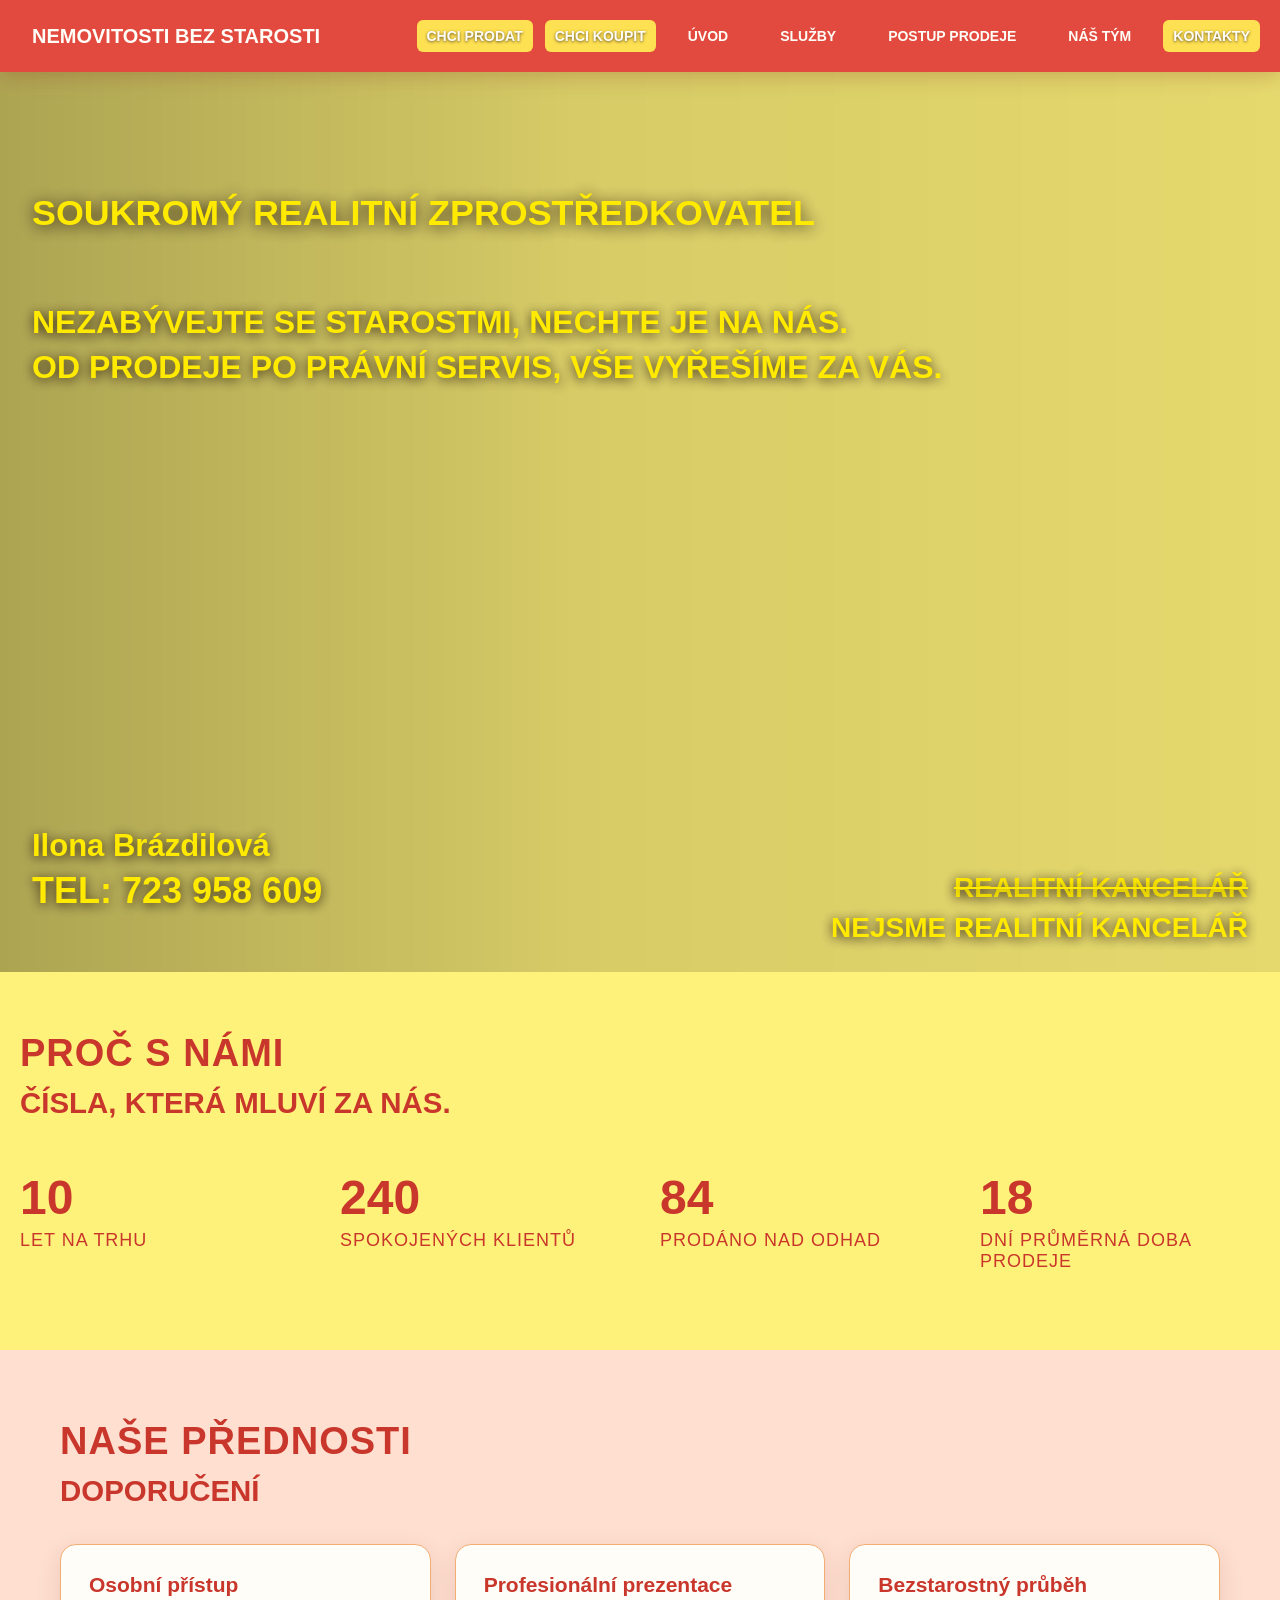
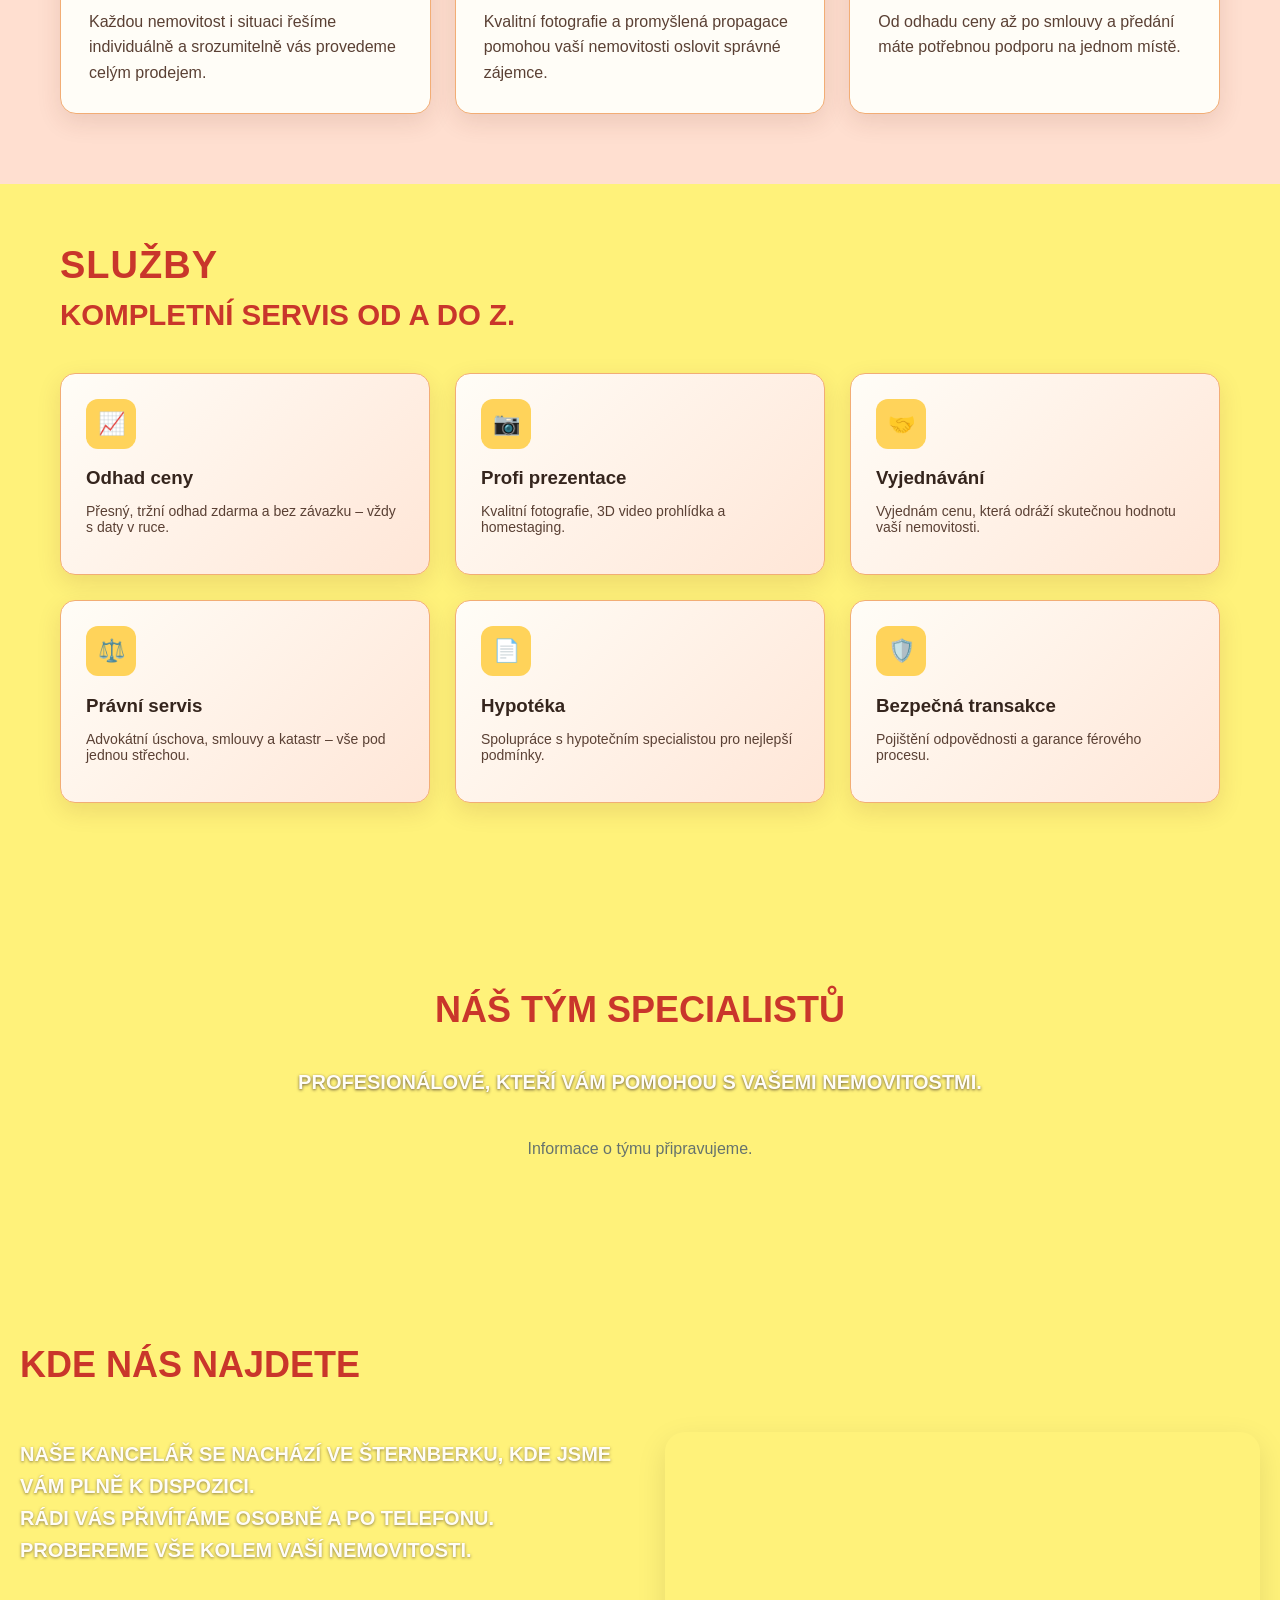
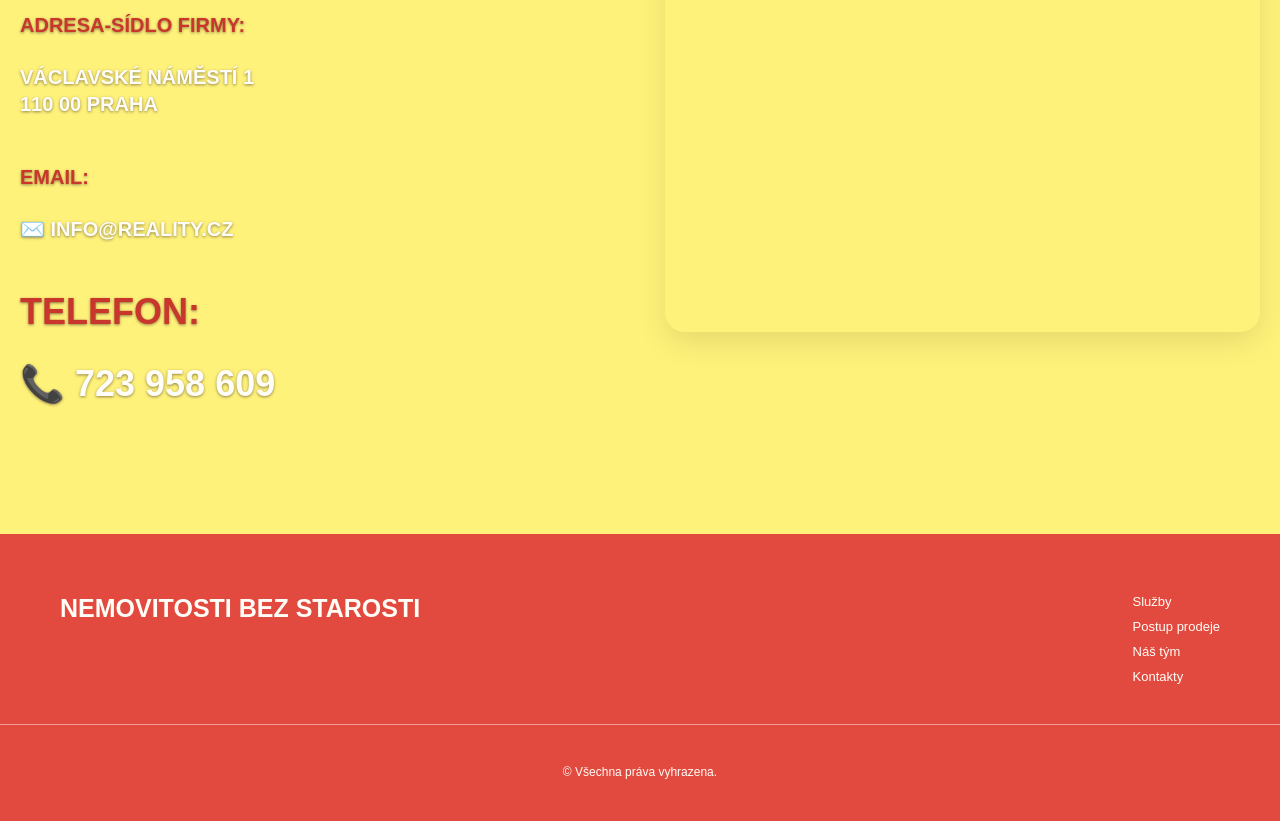
<file: index.html>
<!DOCTYPE html>

<html lang="cs">
<head>
    <meta charset="UTF-8">
    <meta name="viewport" content="width=device-width, initial-scale=1.0">
    <title data-content="page_title">Nemovitosti bez starostí</title>
    <link rel="stylesheet" href="style.css">
    <link rel="stylesheet" href="https://unpkg.com/aos@next/dist/aos.css" />
</head>
<body>


  <script src="https://unpkg.com/aos@next/dist/aos.js"></script>
<script>
  AOS.init({
    once: true,
    duration: 500,
    easing: 'ease-out-cubic',
    offset: 30
  });
</script>





<header class="navbar">
  <div class="nav-inner">
    
    <div class="logo" data-content="brand_name">NEMOVITOSTI BEZ STAROSTI</div>

    <!-- HAMBURGER -->
    <div class="hamburger" id="hamburger">
      <span></span>
      <span></span>
      <span></span>
    </div>

    <nav class="nav-pill" id="nav">
      <a href="index.html#contact" class="btn primary" data-content="nav_sell">CHCI PRODAT</a>
      <a href="index.html#contact" class="btn secondary" data-content="nav_buy">CHCI KOUPIT</a>
      <a href="index.html"><button data-content="nav_home">Úvod</button></a>
      <a href="index.html#services"><button data-content="nav_services">Služby</button></a>
      <a href="postup.html"><button data-content="nav_process">Postup prodeje</button></a>
      <a href="index.html#team"><button data-content="nav_team">Náš tým</button></a>
      <a href="index.html#contact" class="cta" data-content="nav_contact">Kontakty</a>
    </nav>

  </div>
</header>




<section class="hero">
  <div class="hero-slider">
    <div class="slider-track">
      <div class="slide" style="background-image: url('https://i.pinimg.com/originals/32/e1/35/32e135657945054bcdb9b71cbee58be8.jpg');"></div>
      <div class="slide" style="background-image: url('https://www.asb-portal.cz/wp-content/uploads/2019/04/Rekonstrukce-RD-v-Praze-07.jpg');"></div>
      <div class="slide" style="background-image: url('https://www.hrad-sternberk.cz/pamatky/sternberk/pamatky-v-regionu/image-thumb__32342__HeaderImage/2014_10_18_0492.webp');"></div>
      <div class="slide" style="background-image: url('https://www.10wallpaper.com/wallpaper/2560x1600/1507/Igloo_Snow-HD_Photoshoot_Wallpaper_2560x1600.jpg');"></div>
      <div class="slide doghouse-slide" style="background-image: url('https://sobakovod.club/uploads/posts/2022-01/1641928250_8-sobakovod-club-p-sobaki-kartinki-budki-dlya-sobak-8.jpg');">
        <a class="image-credit" href="https://commons.wikimedia.org/wiki/File:Red_wooden_doghouse_in_Tuntorp_1.jpg" target="_blank" rel="noopener noreferrer">Foto: W. Carter / CC BY-SA 4.0</a>
      </div>
    </div>
  </div>

  <div class="hero-bg-pattern" aria-hidden="true"></div>

  <div class="hero-content">
    <h2 data-content="hero_title">SOUKROMÝ REALITNÍ ZPROSTŘEDKOVATEL</h2>

    <p class="subtext">
      <b data-content="hero_subtitle">NEZABÝVEJTE SE STAROSTMI, NECHTE JE NA NÁS.
        OD PRODEJE PO PRÁVNÍ SERVIS, VŠE VYŘEŠÍME ZA VÁS.</b>
    </p>
  </div>

  <div class="hero-mirror">
    <div class="hero-mirror-label">REALITNÍ KANCELÁŘ</div>
    <div class="hero-mirror-subtitle">NEJSME REALITNÍ KANCELÁŘ</div>
  </div>

  
  <div class="hero-identity">
    <h1 data-content="hero_name"><b>Ilona Brázdilová</b></h1>
    <p class="phone" data-content="hero_phone"><b>TEL: 723 958 609</b></p>
  </div>
</section>

<script>
  const heroTrack = document.querySelector('.hero-slider .slider-track');

  if (heroTrack) {
    const slides = Array.from(heroTrack.children);
    const slideCount = slides.length;
    let currentIndex = 0;
    let sliderInterval = null;
    let isTransitioning = false;

    // Clone slides for seamless infinite looping
    slides.forEach(slide => heroTrack.appendChild(slide.cloneNode(true)));

    function showSlide(index, immediate = false) {
      const offset = -index * 100;
      if (immediate) {
        heroTrack.style.transition = 'none';
        heroTrack.style.transform = `translate3d(${offset}vw,0,0)`;
      } else {
        heroTrack.style.transition = 'transform 0.4s cubic-bezier(0.4, 0, 0.2, 1)';
        heroTrack.style.transform = `translate3d(${offset}vw,0,0)`;
      }
    }

    function nextSlide() {
      if (isTransitioning) return;
      isTransitioning = true;
      currentIndex += 1;
      showSlide(currentIndex, false);

      if (currentIndex === slideCount) {
        setTimeout(() => {
          showSlide(0, true);
          currentIndex = 0;
          isTransitioning = false;
        }, 400);
      } else {
        setTimeout(() => {
          isTransitioning = false;
        }, 400);
      }
    }

    function startSlider() {
      if (sliderInterval) return;
      sliderInterval = setInterval(nextSlide, 3500);
    }

    function stopSlider() {
      if (!sliderInterval) return;
      clearInterval(sliderInterval);
      sliderInterval = null;
    }

    // Pause when page hidden
    document.addEventListener('visibilitychange', () => {
      if (document.hidden) stopSlider();
      else startSlider();
    });

    // Pause on hover
    heroTrack.addEventListener('mouseenter', stopSlider);
    heroTrack.addEventListener('mouseleave', startSlider);

    showSlide(0, true);
    setTimeout(startSlider, 2000); // První slide po 2 sekundách
  }
</script>

<section class="stats" data-aos="fade-up" data-aos-duration="1000">
  <div class="container">

    <span class="section-label" data-content="stats_label">Proč s námi</span>

    <h2>
       <span class="highlight" data-content="stats_title">ČÍSLA, KTERÁ MLUVÍ ZA NÁS.</span>
    </h2>

    <div class="stats-grid">


      <div class="stat">
        <h3 class="counter" data-target="12">0</h3>
        <p data-content="stat_years">let na trhu</p>
      </div>

      <div class="stat">
        <h3 class="counter" data-target="280">0</h3>
        <p data-content="stat_clients">spokojených klientů</p>
      </div>

      <div class="stat">
        <h3 class="counter" data-target="98">0</h3>
        <p data-content="stat_above_estimate">prodáno nad odhad</p>
      </div>

      <div class="stat">
        <h3 class="counter" data-target="21">0</h3>
        <p data-content="stat_days">dní průměrná doba prodeje</p>
      </div>
      
    </div>
  </div>
</section>
<section class="recommendations" aria-labelledby="recommendations-title" data-aos="fade-up" data-aos-duration="1000">
  <div class="container">
    <span class="section-label">Naše přednosti</span>
    <h2 id="recommendations-title">DOPORUČENÍ</h2>

    <div class="recommendations-grid">
      <article class="recommendation-card">
        <h3 data-content="recommendation_1_title">Osobní přístup</h3>
        <p data-content="recommendation_1_text">Každou nemovitost i situaci řešíme individuálně a srozumitelně vás provedeme celým prodejem.</p>
      </article>
      <article class="recommendation-card">
        <h3 data-content="recommendation_2_title">Profesionální prezentace</h3>
        <p data-content="recommendation_2_text">Kvalitní fotografie a promyšlená propagace pomohou vaší nemovitosti oslovit správné zájemce.</p>
      </article>
      <article class="recommendation-card">
        <h3 data-content="recommendation_3_title">Bezstarostný průběh</h3>
        <p data-content="recommendation_3_text">Od odhadu ceny až po smlouvy a předání máte potřebnou podporu na jednom místě.</p>
      </article>
    </div>
  </div>
</section>
<script>
const counters = document.querySelectorAll('.counter');

const runCounter = (counter) => {
  const target = +counter.getAttribute('data-target');
  let count = 0;

  const speed = target / 50;

  const update = () => {
    if (count < target) {
      count += speed;
      counter.innerText = Math.floor(count);
      requestAnimationFrame(update);
    } else {
      // finální formát
      if (target === 98) {
        counter.innerText = target + " %";
      } else if (target === 12 || target === 280) {
        counter.innerText = target + "+";
      } else {
        counter.innerText = target;
      }
    }
  };

  update();
};

// Intersection Observer (spustí při scrollu)
const observer = new IntersectionObserver(entries => {
  entries.forEach(entry => {
    if (entry.isIntersecting) {
      const counter = entry.target;
      runCounter(counter);
      observer.unobserve(counter);
    }
  });
}, { threshold: 0.5 });

counters.forEach(counter => {
  observer.observe(counter);
});
</script>




<section class="services" id="services" data-aos="fade-up" data-aos-duration="1000">
  <div class="container">

    <span class="section-label" data-content="services_label">Služby</span>

    <h2>
      <span data-content="services_title">Kompletní servis od A do Z.</span>
    </h2>

    <div class="services-grid">

      <div class="service-card">
        <div class="icon">📈</div>
        <h3 data-content="service_01_title">Odhad ceny</h3>
        <p data-content="service_01_text">Přesný, tržní odhad zdarma a bez závazku – vždy s daty v ruce.</p>
      </div>

      <div class="service-card">
        <div class="icon">📷</div>
        <h3 data-content="service_02_title">Profi prezentace</h3>
        <p data-content="service_02_text">Kvalitní fotografie, 3D video prohlídka a homestaging.</p>
      </div>

      <div class="service-card">
        <div class="icon">🤝</div>
        <h3 data-content="service_03_title">Vyjednávání</h3>
        <p data-content="service_03_text">Vyjednám cenu, která odráží skutečnou hodnotu vaší nemovitosti.</p>
      </div>

      <div class="service-card">
        <div class="icon">⚖️</div>
        <h3 data-content="service_04_title">Právní servis</h3>
        <p data-content="service_04_text">Advokátní úschova, smlouvy a katastr – vše pod jednou střechou.</p>
      </div>

      <div class="service-card">
        <div class="icon">📄</div>
        <h3 data-content="service_05_title">Hypotéka</h3>
        <p data-content="service_05_text">Spolupráce s hypotečním specialistou pro nejlepší podmínky.</p>
      </div>

      <div class="service-card">
        <div class="icon">🛡️</div>
        <h3 data-content="service_06_title">Bezpečná transakce</h3>
        <p data-content="service_06_text">Pojištění odpovědnosti a garance férového procesu.</p>
      </div>

    </div>

  </div>
</section>

<br>
<br>




<section class="team" id ="team" data-aos="fade-up" data-aos-duration="1000">
  <div class="container">

    <h2 class="team-title" data-content="team_title">NÁŠ TÝM SPECIALISTŮ</h2>
    <p class="team-subtitle" data-content="team_subtitle">PROFESIONÁLOVÉ, KTEŘÍ VÁM POMOHOU S VAŠEMI NEMOVITOSTMI.</p>

    <div class="team-grid" id="team-list">
      <p class="team-empty">Informace o týmu připravujeme.</p>
    </div>

  </div>
</section>





<section class="location">
  <div class="container location-wrapper">

    <!-- LEFT -->
    <div class="location-text">
      <h2 data-content="location_title">KDE NÁS NAJDETE</h2>

      <p class="location-intro" data-content="location_intro">
        NAŠE KANCELÁŘ SE NACHÁZÍ VE ŠTERNBERKU, KDE JSME VÁM PLNĚ K DISPOZICI.
        RÁDI VÁS PŘIVÍTÁME OSOBNĚ A PO TELEFONU. PROBEREME VŠE KOLEM VAŠÍ NEMOVITOSTI.
      </p>

      <p>
        <strong data-content="location_address_label">ADRESA-SÍDLO FIRMY:</strong><br>
        <span data-content="location_address">VÁCLAVSKÉ NÁMĚSTÍ 1&#10;110 00 PRAHA</span>
      </p>

      <p>
        <strong data-content="location_email_label">EMAIL:</strong><br>
        <span data-content="location_email">✉️ INFO@REALITY.CZ</span>
      </p>

         <p>
        <strong class="location-phone-label" data-content="location_phone_label">TELEFON:</strong><br>
        <span class="location-phone" data-content="location_phone">📞 723 958 609</span>
      </p>

    </div>

    <!-- RIGHT -->
    <div class="location-map">
      <iframe 
        src="https://maps.google.com/maps?q=vaclavske%20namesti%20praha&t=&z=15&ie=UTF8&iwloc=&output=embed"
        loading="lazy"
        referrerpolicy="no-referrer-when-downgrade">
      </iframe>
    </div>

  </div>
</section>








<footer class="footer" id="contact">

  <div class="container footer-top">

    <!-- LOGO -->
    <div class="footer-logo">
      <span class="blue" data-content="footer_brand"><b><strong>NEMOVITOSTI BEZ STAROSTI</strong></b></span><br>
    </div>

    <!-- MENU -->
    <div class="footer-columns">
      <div class="footer-col">
        <a href="#services" data-content="nav_services">Služby</a>
        <a href="postup.html" data-content="nav_process">Postup prodeje</a>
        <a href="#team" data-content="nav_team">Náš tým</a>
        <a href="#contact" data-content="nav_contact">Kontakty</a>
      </div>
    </div>
  </div>

  <!-- LINE -->
  <div class="footer-divider"></div>

  <!-- BOTTOM -->
  <div class="container footer-bottom">

    <p>© Všechna práva vyhrazena.</p>

  </div>

</footer>


<script>
  // Mobile nav toggle
  (function(){
    const hamburger = document.getElementById('hamburger');
    const nav = document.getElementById('nav');
    if (!hamburger || !nav) return;

    hamburger.addEventListener('click', () => {
      nav.classList.toggle('active');
      hamburger.classList.toggle('open');
      const expanded = nav.classList.contains('active');
      hamburger.setAttribute('aria-expanded', expanded);
    });
  })();
</script>
<script src="google-config.js"></script>
<script src="site-content.js"></script>
</body>
</html>
</file>
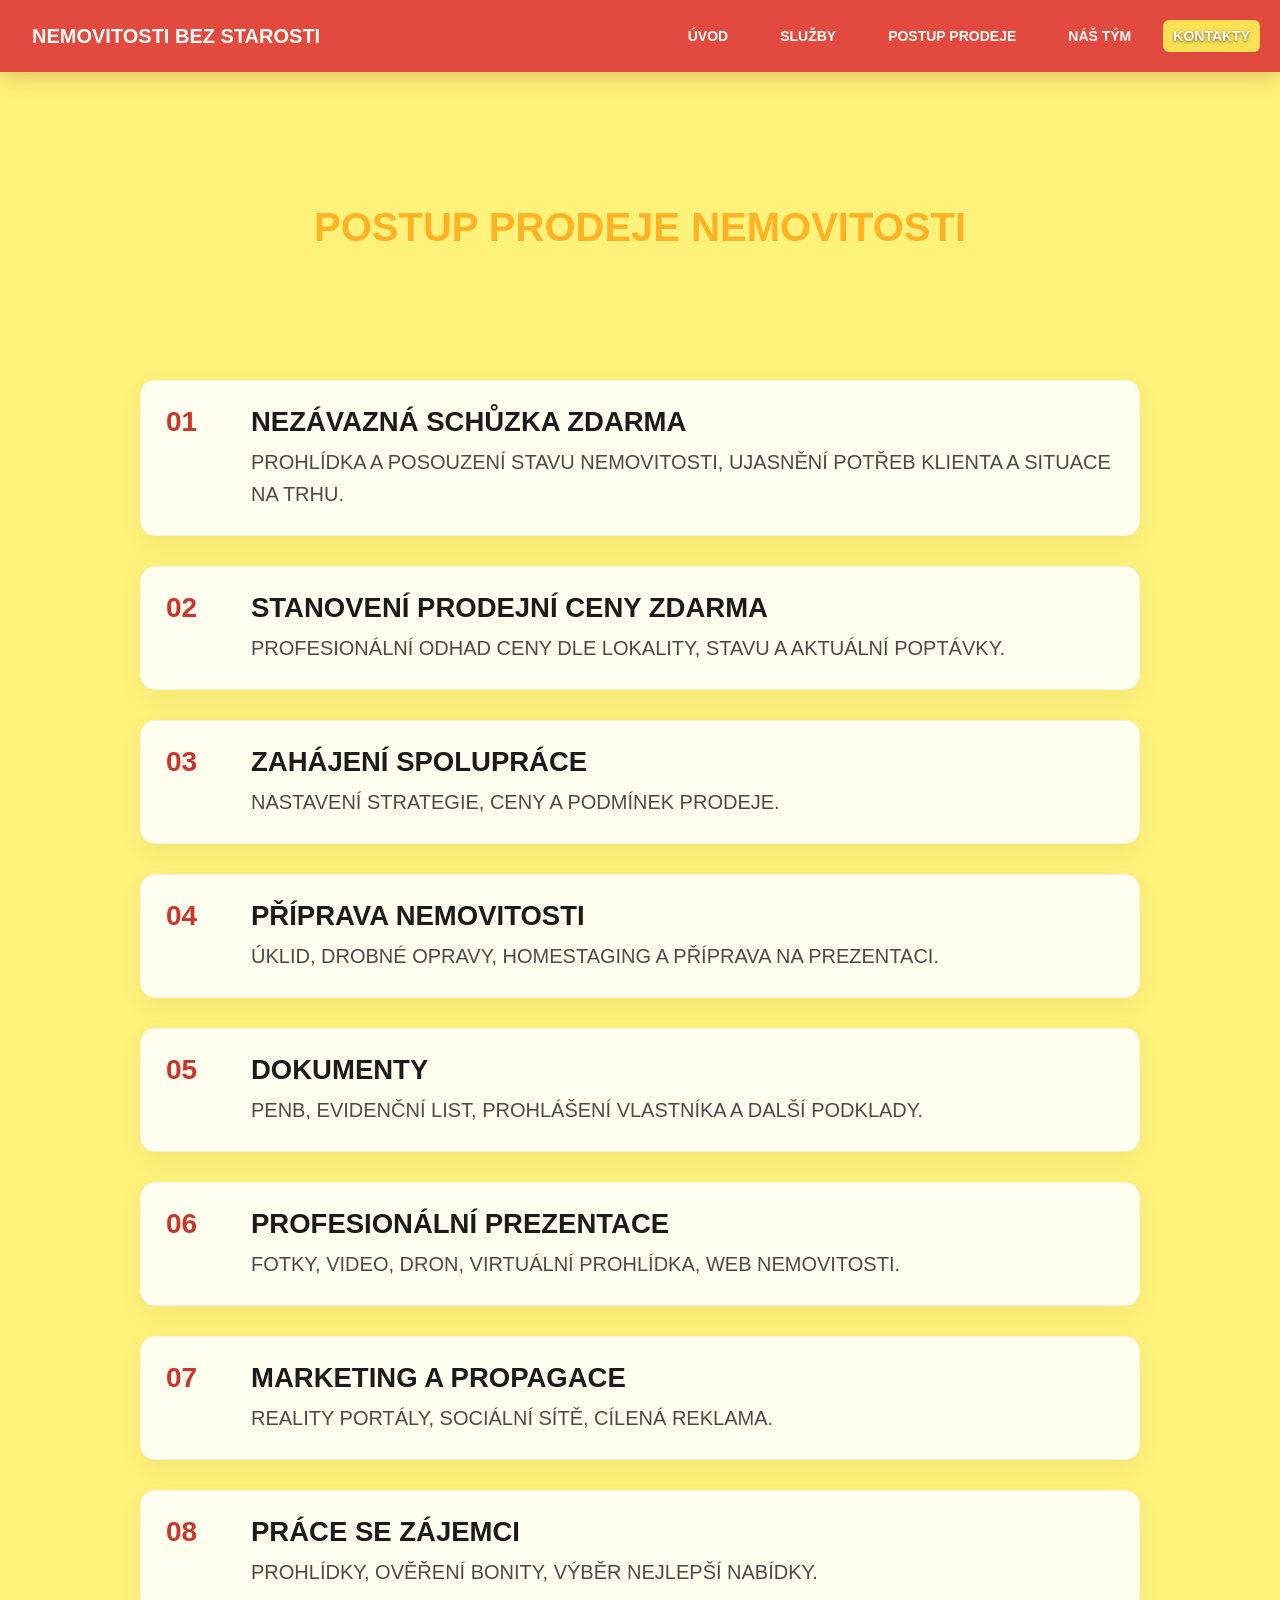
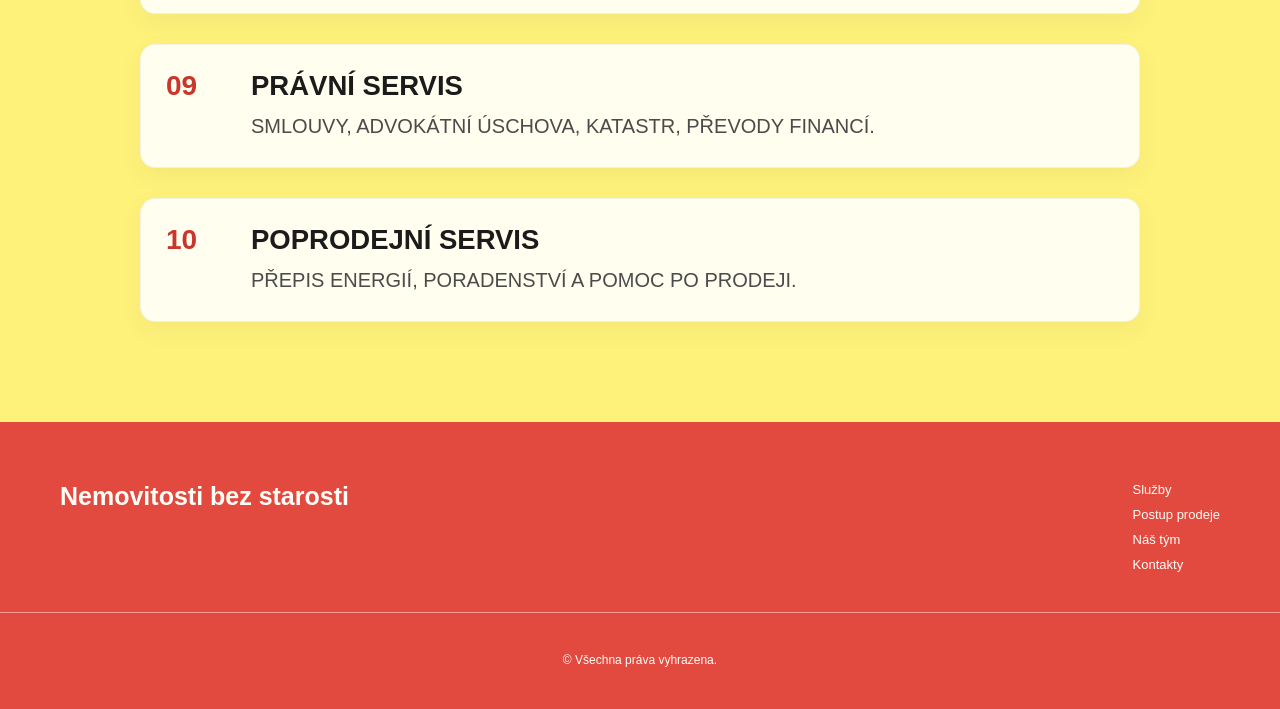
<file: postup.html>
<!DOCTYPE html>

<html lang="cs">
<head>
    <meta charset="UTF-8">
    <meta name="viewport" content="width=device-width, initial-scale=1.0">
    <title data-content="page_title">Nemovitosti bez starostí</title>
    <link rel="stylesheet" href="style.css">
    <link rel="stylesheet" href="https://unpkg.com/aos@next/dist/aos.css" />
</head>
<body>


  <script src="https://unpkg.com/aos@next/dist/aos.js"></script>
<script>
  AOS.init();
</script>




<header class="navbar">
  <div class="nav-inner">
    
    <div class="logo" data-content="brand_name">NEMOVITOSTI BEZ STAROSTI</div>

    <!-- HAMBURGER -->
    <div class="hamburger" id="hamburger">
      <span></span>
      <span></span>
      <span></span>
    </div>

    <nav class="nav-pill" id="nav">
      <a href="index.html"><button data-content="nav_home">Úvod</button></a>
      <a href="index.html#services"><button data-content="nav_services">Služby</button></a>
      <a href="postup.html"><button data-content="nav_process">Postup prodeje</button></a>
      <a href="index.html#team"><button data-content="nav_team">Náš tým</button></a>
      <a href="index.html#contact" class="cta" data-content="nav_contact">Kontakty</a>
    </nav>

  </div>
</header>



<section class="process">
  <div class="container">

    <h2 class="process-title">
      <span data-content="process_title">POSTUP PRODEJE NEMOVITOSTI</span>
    </h2>

    <div class="process-list">

      <div class="process-item">
        <div class="number">01</div>
        <div class="process-content">
          <h3 data-content="process_01_title">Nezávazná schůzka zdarma</h3>
          <p data-content="process_01_text">Prohlídka a posouzení stavu nemovitosti, ujasnění potřeb klienta a situace na trhu.</p>
        </div>
      </div>

      <div class="process-item">
        <div class="number">02</div>
        <div class="process-content">
          <h3 data-content="process_02_title">Stanovení prodejní ceny zdarma</h3>
          <p data-content="process_02_text">Profesionální odhad ceny dle lokality, stavu a aktuální poptávky.</p>
        </div>
      </div>

      <div class="process-item">
        <div class="number">03</div>
        <div class="process-content">
          <h3 data-content="process_03_title">Zahájení spolupráce</h3>
          <p data-content="process_03_text">Nastavení strategie, ceny a podmínek prodeje.</p>
        </div>
      </div>

      <div class="process-item">
        <div class="number">04</div>
        <div class="process-content">
          <h3 data-content="process_04_title">Příprava nemovitosti</h3>
          <p data-content="process_04_text">Úklid, drobné opravy, homestaging a příprava na prezentaci.</p>
        </div>
      </div>

      <div class="process-item">
        <div class="number">05</div>
        <div class="process-content">
          <h3 data-content="process_05_title">Dokumenty</h3>
          <p data-content="process_05_text">PENB, evidenční list, prohlášení vlastníka a další podklady.</p>
        </div>
      </div>

      <div class="process-item">
        <div class="number">06</div>
        <div class="process-content">
          <h3 data-content="process_06_title">Profesionální prezentace</h3>
          <p data-content="process_06_text">Fotky, video, dron, virtuální prohlídka, web nemovitosti.</p>
        </div>
      </div>

      <div class="process-item">
        <div class="number">07</div>
        <div class="process-content">
          <h3 data-content="process_07_title">Marketing a propagace</h3>
          <p data-content="process_07_text">Reality portály, sociální sítě, cílená reklama.</p>
        </div>
      </div>

      <div class="process-item">
        <div class="number">08</div>
        <div class="process-content">
          <h3 data-content="process_08_title">Práce se zájemci</h3>
          <p data-content="process_08_text">Prohlídky, ověření bonity, výběr nejlepší nabídky.</p>
        </div>
      </div>

      <div class="process-item">
        <div class="number">09</div>
        <div class="process-content">
          <h3 data-content="process_09_title">Právní servis</h3>
          <p data-content="process_09_text">Smlouvy, advokátní úschova, katastr, převody financí.</p>
        </div>
      </div>

      <div class="process-item">
        <div class="number">10</div>
        <div class="process-content">
          <h3 data-content="process_10_title">Poprodejní servis</h3>
          <p data-content="process_10_text">Přepis energií, poradenství a pomoc po prodeji.</p>
        </div>
      </div>

    </div>

  </div>
</section>




<footer class="footer" id="contact">

  <div class="container footer-top">

    <!-- LOGO -->
    <div class="footer-logo">
      <span class="blue"><b>Nemovitosti bez starosti</b></span><br>
    </div>

    <!-- MENU -->
    <div class="footer-columns">
      <div class="footer-col">
        <a href="index.html#services" data-content="nav_services">Služby</a>
        <a href="postup.html" data-content="nav_process">Postup prodeje</a>
        <a href="index.html#team" data-content="nav_team">Náš tým</a>
        <a href="index.html#contact" data-content="nav_contact">Kontakty</a>
      </div>
    </div>
  </div>

  <!-- LINE -->
  <div class="footer-divider"></div>

  <!-- BOTTOM -->
  <div class="container footer-bottom">

    <p>© Všechna práva vyhrazena.</p>

  </div>

</footer>

<script src="google-config.js"></script>
<script src="site-content.js"></script>

</body>
</html>
</file>
<file: style.css>
.container {
  width: 100%;
  max-width: 1200px;
  margin: auto;
  padding: 0 20px;
  box-sizing: border-box;
}

@media (max-width: 600px) {
  .container {
    padding: 0 15px;
  }
}

html, body {
  margin: 0;
  padding: 0;
  width: 100%;
  overflow-x: hidden;
}

html {
  scroll-behavior: smooth;
}

body {
  background: linear-gradient(to bottom, #ffedaa, #ffe47a);
  min-height: 100vh;
}

/* NAVBAR */
.navbar {
  position: relative;
  width: 100%;
  z-index: 999;
  padding: 10px 20px;
  box-sizing: border-box;
  background: #ff3b3b;
}

.nav-inner {
  max-width: 1500px;
  margin: auto;
  display: flex;
  justify-content: space-between;
  align-items: center;
}

.logo {
  color: #fff;
  font-weight: bold;
  font-size: 20px;
  margin-left: -25px;
  gap: 30px;
  align-items: center;
}

.nav-pill a {
  text-decoration: none;
  color: #fff;
  font-size: 14px;
  opacity: 1;
  transition: 0.3s;
}

.nav-pill {
  display: flex;
  gap: 12px;
  align-items: center;
}

.nav-pill button {
  text-transform: uppercase;
  color: #fff;
  font-size: 14px;
}

.nav-pill a:hover {
  opacity: 1;
}

.nav-pill .cta {
  background: #FFB224;
  color: white;
  padding: 10px 20px;
  border-radius: 8px;
  font-weight: bold;
  text-transform: uppercase;
} 
 






/* HAMBURGER */
.hamburger {
  display: none;
  flex-direction: column;
  cursor: pointer;
  gap: 5px;
}

.hamburger span {
  width: 25px;
  height: 3px;
  background: white;
  display: block;
  transition: 0.3s;
}

/* MOBILE MENU */
@media (max-width: 768px) {
  .logo {
    font-size: 18px;
    margin-left: -10px;
  }

  .hamburger {
    display: flex;
    z-index: 1000;
  }

  .nav-pill {
    position: fixed;
    top: 40px;
    left: 0;
    right: 0;
    width: 100%;
    background: #e93232;
    flex-direction: column;
    align-items: center;
    padding: 30px 0;
    gap: 20px;
    z-index: 998;

    transform: translateY(-120%);
    transition: 0.4s;
  }

  .nav-pill.active {
    transform: translateY(0);
  }

  .navbar {
    z-index: 1000;
  }

}







.hero {
  position: relative;
  left: 50%;
  right: 50%;
  margin-left: -50vw;
  margin-right: -50vw;
  width: 100vw;
  max-width: 100vw;
  min-height: 100vh;
  overflow: hidden;
  color: white;
  padding: 60px 20px 80px;
  box-sizing: border-box;
  display: flex;
  flex-direction: column;
  justify-content: flex-start;
  contain: layout style;
}

.hero-content {
  position: absolute;
  z-index: 2;
  top: 120px;
  left: 2.5%;
  display: flex;
  flex-direction: column;
  justify-content: flex-start;
  text-align: left;
  max-width: 90%;
}

.hero-slider {
  position: absolute;
  inset: 0;
  z-index: 0;
  overflow: hidden;
  contain: paint;
}

.slider-track {
  display: flex;
  width: max-content;
  height: 100%;
  transform: translate3d(0,0,0);
}

.slide {
  flex: 0 0 100vw;
  width: 100vw;
  height: 100%;
  background-size: cover;
  background-position: center;
  contain: paint;
}

.doghouse-slide {
  position: relative;
  background-size: cover;
  background-position: center;
  background-repeat: no-repeat;
}

.image-credit {
  position: absolute;
  right: 16px;
  bottom: 16px;
  padding: 5px 8px;
  border-radius: 4px;
  background: rgba(255, 255, 255, 0.85);
  color: #333;
  font-size: 11px;
  text-decoration: none;
}


.hero::after {
  content: "";
  position: absolute;
  inset: 0;
  z-index: 1;
  background: linear-gradient(90deg, rgba(0,0,0,0.32) 0%, rgba(0,0,0,0.16) 45%, rgba(0,0,0,0.10) 100%);
  pointer-events: none;
}

.hero-bg-pattern {
  position: absolute;
  inset: 0;
  z-index: 1;
  pointer-events: none;
  background: none;
}

.hero-identity {
  position: absolute;
  left: 2.5%;
  bottom: 60px;
  z-index: 2;
  display: flex;
  flex-direction: column;
  align-items: flex-start;
  text-align: left;
  width: 90%;
}

.hero-identity h1 {
  margin: 0 0 6px;
  font-size: clamp(22px, 3.3vw, 31px);
  font-weight: 700;
  color: #8b8b8b;
  text-shadow: 0 2px 8px rgba(0, 0, 0, 0.45);
  box-sizing: border-box;
  word-break: break-word;
}

.hero h2 {
  font-size: clamp(28px, 3.5vw, 44px);
  margin: 0 0 20px;
  line-height: 1.2;
  color: #ff3b3b;
  font-weight: 800;
  position: relative;
  top: 0;
}

.subtext {
  font-size: clamp(22px, 2.8vw, 32px);
  color: #FFB224;
  margin: 0 0 18px;
  line-height: 1.4;
}

.phone {
  font-size: clamp(28px, 3.5vw, 36px);
  margin: 0;
  color: #FFB224;
  text-align: left;
}

@media (max-width: 768px) {
  .hero {
    min-height: 100vh;
    padding: 100px 20px 100px;
  }

  .hero::after,
  .hero-bg-pattern {
    position: absolute;
  }

  .hero-content {
    top: 100px;
    left: 0;
    right: 0;
    transform: none;
    text-align: center;
    max-width: 90%;
    width: min(90%, 560px);
    margin: 0 auto;
    position: absolute;
  }

  .hero-content h2 {
    font-size: 26px;
    margin: 0 0 12px;
    top: 0;
  }

  .hero-content .subtext {
    font-size: 16px;
    margin: 0;
  }

  .hero-identity {
    left: 0;
    right: 0;
    transform: none;
    text-align: center;
    bottom: 60px;
    align-items: center;
    width: 100%;
    margin: 0 auto;
  }

  .hero-identity h1 {
    font-size: 18px;
    margin: 0 0 4px;
  }

  .hero-identity .phone {
    font-size: 16px;
    margin: 0;
  }
}

@media (max-width: 600px) {
  .hero {
    padding: 100px 15px 120px;
    min-height: 100vh;
  }

  .hero-content {
    top: 80px;
    left: 0;
    right: 0;
    transform: none;
    text-align: center;
    max-width: 100%;
    width: min(100%, 540px);
    margin: 0 auto;
    padding: 0 12px;
    box-sizing: border-box;
    position: absolute;
  }

  .hero-content h2 {
    font-size: 22px;
    margin: 0 0 8px;
    line-height: 1.16;
    top: 0;
    letter-spacing: 0.2px;
  }

  .hero-content .subtext {
    font-size: 14px;
    margin: 0;
    line-height: 1.35;
    max-width: 100%;
  }

  .hero-identity {
    left: 0;
    right: 0;
    transform: none;
    text-align: center;
    bottom: 60px;
    align-items: center;
    width: 90%;
    margin: 0 auto;
    display: flex;
    flex-direction: column;
  }

  .hero-identity h1 {
    font-size: 16px;
    margin: 0 0 3px;
    word-break: break-word;
  }

  .hero-identity .phone {
    font-size: 14px;
    margin: 0;
  }
}

/* BUTTONS */
.hero-buttons {
  display: flex;
  gap: 15px;
  flex-wrap: wrap;
}

.btn {
  padding: 12px 22px;
  border-radius: 3px;
  text-decoration: none;
  font-weight: bold;
  transition: 0.3s;
}

.primary {
  background: #FFB224;
  color: rgb(251, 251, 251);
  border-radius: 30px;
  font-weight: bold;
}

.secondary {
  background: #FFB224;
  color: rgb(252, 252, 252);
  border-radius: 30px;
  font-weight: bold;
}

.outline {
  border: 2px solid #FFB224;
  color: #FFB224;
  font-weight: bold;
}

.btn:hover {
  transform: translateY(-3px);
}

/* RESPONSIVE */
@media (max-width: 768px) {
  .hero-content {
    margin-left: 30px;
    margin-right: 20px;
  }

  .hero h1 {
    font-size: 40px;
  }

  .hero h2 {
    font-size: 26px;
  }
}





/* CONTENT SECTION - prekryti*/
.content {
  background: white;
  border-radius: 20px 20px 0 0;

  margin-top: -100px;   /* 👈 překrytí */
  padding: 80px 20px;

  position: relative;
  z-index: 2;
  box-shadow: 0 -20px 40px rgba(0,0,0,0.1);
}



body {
  margin: 0;
  font-family: Arial, sans-serif;
   margin: 0;
  font-family: Arial, sans-serif;
}



.btn-primary {
    background: #e63946;
    color: white;
    padding: 12px 20px;
    border-radius: 30px;
    text-decoration: none;
    margin-right: 10px;
    display: inline-block;
}




.section {
 padding: 60px 0;
 scroll-margin-top: 120px;
}

section[id] {
  scroll-margin-top: 120px;
}

.light {
background: #f8f9fa;
}

.grid {
display: flex;
gap: 20px;
flex-wrap: wrap;
}

.card {
flex: 1;
min-width: 250px;
padding: 20px;
border: 1px solid #eee;
border-radius: 10px;
}

.btn {
padding: 10px 20px;
text-decoration: none;
border-radius: 5px;
}


.contact form {
display: flex;
flex-direction: column;
gap: 10px;
margin-top: 20px;
}

input, textarea {
padding: 10px;
border: 1px solid #ccc;
border-radius: 5px;
}









.about {
    padding: 80px 0;
    background: #ffffff;
}

.about-wrapper {
    display: flex;
    align-items: center;
    gap: 50px;
    flex-wrap: wrap;
}

/* IMAGE */
.about-image {
    flex: 1;
}

.about-image img {
    width: 100%;
    border-radius: 20px;
}

/* TEXT */
.about-text {
    flex: 1;
}


.section-label {
    text-transform: uppercase;
    font-size: 32px;
    letter-spacing: 1px;
    color: #ff3b3b;
    font-weight: bold;
}

@media (max-width: 600px) {
    .section-label {
        font-size: 20px;
    }
}

.about h2 {
    font-size: 36px;
    margin: 15px 0;
    line-height: 1.3;
}

.highlight {
    color: #FFB224;
}

.highlight-text {
    color: #cb3737;
}

.about p {
    color: #555;
    margin-bottom: 15px;
}


/* From Uiverse.io by biswacpcode */ 
button {
  color: white;
  text-decoration: none;
  font-size: 25px;
  border: none;
  background: none;
  font-weight: 600;
  font-family: 'Poppins', sans-serif;
}

button::before {
  margin-left: auto;
}

button::after, button::before {
  content: '';
  width: 0%;
  height: 2px;
  background: #ff3b3b;
  display: block;
  transition: 0.5s;
}

button:hover::after, button:hover::before {
  width: 100%;
}











.services {
    padding: 60px 0;
    background: transparent;
}

.services h2 {
    font-size: 36px;
    margin: 10px 0 40px;
    color: #fff;
    text-transform: uppercase;
}

.services-grid {
    display: grid;
    grid-template-columns: repeat(3, 1fr);
    gap: 25px;
}

/* CARD */
.service-card {
    background: white;
    padding: 25px;
    border-radius: 15px;
    border: 1px solid #eee;
    transition: 0.3s;
    background: linear-gradient(135deg, #fffaf8, #fff0eb);
    box-shadow: 0 4px 15px rgba(0,0,0,0.1);
}

.service-card:hover {
    transform: translateY(-5px);
    box-shadow: 0 10px 30px rgba(0,0,0,0.08);
}

/* ICON */
.icon {
    width: 50px;
    height: 50px;
    background: #ffd9d4;
    display: flex;
    align-items: center;
    justify-content: center;
    border-radius: 12px;
    font-size: 22px;
    margin-bottom: 15px;
}

/* TEXT */
.service-card h3 {
    margin-bottom: 10px;
}

.service-card p {
    color: #555;
    font-size: 14px;
}

/* RESPONSIVE */
@media (max-width: 900px) {
    .services-grid {
        grid-template-columns: repeat(2, 1fr);
    }

    .services h2 {
        font-size: 28px;
    }
}

@media (max-width: 600px) {
    .services-grid {
        grid-template-columns: 1fr;
    }

    .services {
        padding: 40px 0;
    }

    .services h2 {
        font-size: 22px;
        margin: 10px 0 20px;
    }

    .service-card {
        padding: 15px;
    }

    .icon {
        width: 40px;
        height: 40px;
        font-size: 18px;
    }
}







.stats {
    padding: 60px 0;
    background: #fff;
    position: relative;
    width: 100%;
    z-index: 3;
}

/* jemný "pattern" efekt (tečky) */
.stats::before {
    content: "";
    position: absolute;
    inset: 0;
    background-image: radial-gradient(transparent 1px, transparent 1px);
    background-size: 20px 20px;
    opacity: 0.4;
    pointer-events: none;
}

.stats .container {
    position: relative;
    z-index: 1;
    max-width: 1500px;
    margin: 0 auto;
    padding: 0 20px;
}

.stats h2 {
    font-size: 36px;
    margin: 10px 0 50px;
    color: #ff3b3b;
    text-transform: uppercase;
}

/* GRID */
.stats-grid {
    display: grid;
    grid-template-columns: repeat(4, 1fr);
    gap: 40px;
}

.recommendations {
    padding: 70px 0;
    background: #fff7f5;
}

.recommendations .section-label {
    color: #ff3b3b;
}

.recommendations h2 {
    margin: 10px 0 35px;
    color: #333;
    font-size: 36px;
    text-transform: uppercase;
}

.recommendations-grid {
    display: grid;
    grid-template-columns: repeat(3, 1fr);
    gap: 24px;
}

.recommendation-card {
    padding: 28px;
    border: 1px solid #ffe0da;
    border-radius: 16px;
    background: #fff;
    box-shadow: 0 8px 24px rgba(120, 40, 30, 0.07);
}

.recommendation-card h3 {
    margin: 0 0 12px;
    color: #ff3b3b;
    font-size: 21px;
}

.recommendation-card p {
    margin: 0;
    color: #4b4b4b;
    line-height: 1.6;
}

/* ITEM */
.stat {
    text-align: left;
}

.stat h3 {
    font-size: 48px;
    margin: 0;
    color: #000;
}

.stat p {
    margin-top: 5px;
    font-size: 18px;
    color: #FFB224;
    text-transform: uppercase;
    letter-spacing: 1px;
}

/* RESPONSIVE */
@media (max-width: 900px) {
    .stats-grid {
        grid-template-columns: repeat(2, 1fr);
    }

    .recommendations-grid {
        grid-template-columns: repeat(2, 1fr);
    }
}

@media (max-width: 500px) {
    .hero {
        padding: 100px 12px 100px;
    }

    .hero-content {
        top: 70px;
        left: 42.5%;
        transform: translateX(-50%);
        text-align: center;
        max-width: 95%;
        width: 95%;
        position: absolute;
    }

    .hero-content h2 {
        font-size: 22px;
        margin: 0 0 8px;
        line-height: 1.1;
        word-wrap: break-word;
    }

    .hero-content .subtext {
        font-size: 16px;
        margin: 0;
        line-height: 1.2;
    }

    .hero-identity {
        left: 50%;
        transform: translateX(-50%);
        text-align: center;
        bottom: 50px;
        align-items: center;
        width: 90%;
        display: flex;
        flex-direction: column;
        position: absolute;
    }

    .hero-identity h1 {
        font-size: 15px;
        margin: 0 0 3px;
        word-break: break-word;
    }

    .hero-identity .phone {
        font-size: 13px;
        margin: 0;
    }

    .stats {
        padding: 60px 0;
    }

    .stats-grid {
        grid-template-columns: 1fr;
    }

    .recommendations {
        padding: 50px 0;
    }

    .recommendations h2 {
        font-size: 24px;
        margin-bottom: 24px;
    }

    .recommendations-grid {
        grid-template-columns: 1fr;
        gap: 16px;
    }

    .stat h3 {
        font-size: 36px;
    }

    .stats h2 {
        font-size: 24px;
        margin: 0 0 30px;
    }

    .stat {
        text-align: center;
    }

    .stat p {
        font-size: 14px;
    }
}


.blue {
  color: #ff3b3b;
  font-weight: bold;
  font-size: 25px;
}



.footer {
  background: #ffffff;
  color: #222;
  padding: 60px 0 30px;
}

/* TOP */
.footer-top {
  display: flex;
  justify-content: space-between;
  align-items: flex-start;
  gap: 60px;
  flex-wrap: wrap;
}

/* LOGO */
.footer-logo h2 {
  margin: 0;
  font-size: 24px;
}

.footer-logo p {
  font-size: 12px;
  color: #aaa;
  margin-top: 5px;
}

/* COLUMNS */
.footer-columns {
  display: flex;
  gap: 60px;
  flex-wrap: wrap;
}

.footer-col {
  display: flex;
  flex-direction: column;
  gap: 10px;
}

.footer-col a {
  text-decoration: none;
  color: #555;
  font-size: 13px;
  transition: 0.3s;
}

.footer-col a:hover {
  color: #ff3b3b;
}

/* LINE */
.footer-divider {
  height: 1px;
  background: #FCD132;
  margin: 40px 0;
}

/* BOTTOM */
.footer-bottom {
  text-align: center;
}

/* SOCIAL */
.footer-social {
  margin-bottom: 20px;
}

.footer-social a {
  display: inline-flex;
  align-items: center;
  justify-content: center;
  width: 35px;
  height: 35px;
  border: 1px solid #ccc;
  border-radius: 50%;
  margin: 0 5px;
  color: #555;
  text-decoration: none;
  font-size: 12px;
  transition: 0.3s;
}

.footer-social a:hover {
  border-color: #ff3b3b;
  color: #ff3b3b;
}

/* COPYRIGHT */
.footer-bottom p {
  font-size: 12px;
  color: #555;
}

/* RESPONSIVE */
@media (max-width: 768px) {
  .footer-top {
    flex-direction: column;
    gap: 30px;
  }

  .footer-columns {
    gap: 30px;
  }
}


/* MODERN ABOUT SECTION */
.about-modern {
  background: #fff7f5;
  padding: 120px 0;
  color: white;
  overflow: hidden;
}

.about-modern-wrapper {
  display: flex;
  align-items: center;
  justify-content: space-between;
  gap: 60px;
}

/* LEFT SIDE */
.about-left {
  flex: 1;
  max-width: 600px;
}

.about-left h2 {
  font-size: 72px;
  line-height: 1;
  margin: 20px 0;
  font-weight: 800;
  color: white;
  text-transform: uppercase;
}

/* rámeček kolem textu */
.about-left h2 {
  position: relative;
  display: inline-block;
}

.about-left h2::before {
  content: "";
  position: absolute;
  inset: 0;
  pointer-events: none;
}

.about-left p {
  color: white;
  font-size: 16px;
  line-height: 1.6;
  margin-bottom: 30px;
  text-transform: uppercase;
}


/* RIGHT SIDE IMAGE */
.about-right {
  flex: 1;
  display: flex;
  justify-content: center;
}

.about-right img {
  width: 100%;
  max-width: 500px;
  border-radius: 20px;
  transform: rotate(-8deg);
  box-shadow: 0 30px 60px rgba(0,0,0,0.4);
  transition: 0.4s;
}

.about-right img:hover {
  transform: rotate(-5deg) scale(1.02);
}

/* RESPONSIVE */
@media (max-width: 900px) {
  .about-modern-wrapper {
    flex-direction: column;
    text-align: center;
  }

  .about-left h2 {
    font-size: 48px;
  }

  .about-right img {
    transform: none;
  }
}










.process {
  padding: 100px 0;
  background: linear-gradient(to bottom, #ffedaa, #ffe47a);
  text-transform: uppercase;
}

.process-title {
  text-align: center;
  font-size: 40px;
  margin-bottom: 130px;
}

.process-title span {
  color: #FFB224;
}

/* LIST */
.process-list {
  max-width: 1000px;
  margin: 0 auto;
  display: flex;
  flex-direction: column;
  gap: 30px;
}

/* ITEM */
.process-item {
  display: flex;
  align-items: flex-start;
  gap: 25px;
  padding: 25px;
  border-radius: 15px;
  background: rgba(255, 255, 255, 0.88);
  border: 1px solid rgba(0, 0, 0, 0.05);
  box-shadow: 0 8px 24px rgba(45, 58, 74, 0.06);
  transition: 0.3s;
}
.process-content {
  flex: 1;
  background: transparent;
  color: #1b1b1b;
}

.process-item:hover {
  transform: translateY(-5px);
  box-shadow: 0 10px 30px rgba(0,0,0,0.08);
}

/* NUMBER */
.number {
  font-size: 28px;
  font-weight: bold;
  color: #ff3b3b;
  min-width: 60px;
}

/* CONTENT */
.process-content {
  font-size: 25px;
  border-radius: 12px;
}

.process-content h3 {
  margin: 0 0 8px;
  color: #1b1b1b;
  font-size: 1.1em;
}

.process-content p {
  margin: 0;
  color: #4b4b4b;
  font-size: 20px;
  line-height: 1.6;
}

/* MOBILE */
@media (max-width: 600px) {
  .process-item {
    flex-direction: column;
  }

  .number {
    font-size: 22px;
  }

  /* reduce heavy backdrop on mobile to avoid repaint jank */
  .navbar {
    backdrop-filter: none;
    background: #ff3b3b;
  }
}



.team {
  padding: 60px 0;
  background: transparent;
  text-align: center;
}

.team-title {
  font-size: 36px;
  margin-bottom: 40px;
  color: #ff3b3b;
}

/* GRID */
.team-grid {
  display: grid;
  grid-template-columns: repeat(3, 1fr);
  gap: 40px;
}

/* CARD */
.team-card {
  background: white;
  padding: 40px 20px;
  border-radius: 20px;
  border: 1px solid #eee;
  transition: 0.3s;
}

.team-card:hover {
  transform: translateY(-8px);
  box-shadow: 0 15px 40px rgba(0,0,0,0.08);
}

/* IMAGE */
.team-img {
  width: 130px;
  height: 130px;
  margin: 0 auto 20px;
  border-radius: 50%;
  overflow: hidden;
  border: 4px solid #ff3b3b;
}

.team-img img {
  width: 100%;
  height: 100%;
  object-fit: cover;
}

/* TEXT */
.team-card h3 {
  margin: 10px 0 5px;
  color: #ff3b3b;
}

.team-card span {
  display: block;
  color: #3b3b3b;
  font-size: 20px;
  margin-bottom: 15px;
}

.contact {
  font-size: 18px;
  color: #555;
  margin: 5px 0;
}

.team-subtitle {
  font-size: 20px;
  color: #fff;
  margin-bottom: 30px;
  font-weight: 700;
}

/* RESPONSIVE */
@media (max-width: 900px) {
  .team-grid {
    grid-template-columns: repeat(2, 1fr);
  }
}

@media (max-width: 600px) {
  .team-grid {
    grid-template-columns: 1fr;
  }

  .team {
    padding: 40px 0;
  }

  .team-title {
    font-size: 22px;
    margin-bottom: 10px;
  }

  .team-subtitle {
    font-size: 14px;
    margin-bottom: 20px;
  }
}



.location p {
  font-size: 18px;
  color: #ffffff;
  margin-bottom: 10px;
}



.location {
  padding: 80px 0;
  background: transparent;
}

.location-wrapper {
  display: flex;
  align-items: center;
  gap: 50px;
  justify-content: center;
  max-width: 1400px;
  margin: 0 auto;
}

/* LEFT */
.location-text {
  flex: 1;
  max-width: 600px;
  text-align: center;
}

.location-text h2 {
  font-size: 42px;
  margin-bottom: 20px;
  color: #ff3b3b;
  text-align: center;
}

.location-text p {
  margin-bottom: 18px;
  color: #fff;
  font-size: 20px;
  line-height: 1.6;
  text-align: center;
}

.location-text strong {
  color: #ff3b3b;
  font-weight: 700;
  display: block;
}

.location-phone-label {
  font-size: 20px;
  display: block;
  text-align: center;
}

.location-phone {
  font-size: 24px;
  color: #ff3b3b;
  display: block;
  text-align: center;
}

/* RIGHT */
.location-map {
  flex: 1;
  max-width: 600px;
}

.location-map iframe {
  width: 100%;
  height: 500px;
  border: none;
  border-radius: 20px;
  box-shadow: 0 10px 30px rgba(0,0,0,0.1);
}

/* RESPONSIVE */
@media (max-width: 768px) {
  .location {
    padding: 60px 0;
  }

  .location-wrapper {
    flex-direction: column;
    gap: 30px;
  }

  .location-text {
    max-width: 100%;
    text-align: center;
  }

  .location-text h2 {
    font-size: 28px;
    margin-bottom: 12px;
    text-align: center;
  }

  .location-text p {
    font-size: 16px;
    margin-bottom: 12px;
    text-align: center;
  }

  .location-phone-label {
    font-size: 16px;
    text-align: center;
  }

  .location-phone {
    font-size: 18px;
    text-align: center;
  }

  .location-map {
    max-width: 100%;
  }

  .location-map iframe {
    height: 350px;
  }
}


/* Additional responsive tweaks for very small phones and larger notebooks */
@media (max-width: 400px) {
  .logo { font-size: 16px; margin-left: -10px; }
  
  .hero { 
    padding: 90px 10px 90px; 
  }
  
  .hero-content {
    top: 60px;
    left: 0;
    right: 0;
    transform: none;
    text-align: center;
    max-width: 100%;
    width: 100%;
    padding: 0 8px;
    margin: 0 auto;
    position: absolute;
  }
  
  .hero h2 { 
    font-size: 19px;
    margin: 0 0 6px;
    word-wrap: break-word;
    line-height: 1.1;
    letter-spacing: 0.1px;
  }
  
  .hero-content .subtext {
    font-size: 12px;
    margin: 0;
    line-height: 1.25;
  }
  
  .subtext { font-size: 12px; }
  
  .hero-identity {
    left: 0;
    right: 0;
    transform: none;
    text-align: center;
    bottom: 45px;
    align-items: center;
    width: 95%;
    margin: 0 auto;
    display: flex;
    flex-direction: column;
    position: absolute;
  }
  
  .hero-identity h1 {
    font-size: 14px;
    margin: 0 0 2px;
    word-break: break-word;
  }
  
  .phone { 
    font-size: 12px;
  }
  
  .nav-pill .cta { padding: 8px 12px; font-size: 13px; }
  .hamburger span { width: 20px; }
}

@media (min-width: 1024px) {
  /* Make hero full-screen on notebooks/desktops */
  .hero { min-height: 100vh; padding: 40px 60px; display: flex; align-items: center; justify-content: center; }
  .hero-content { margin-top: 0; max-width: 1100px; }
  .hero h2 { font-size: clamp(28px, 2.8vw, 40px); }
  .services-grid { grid-template-columns: repeat(3, 1fr); }
  .stats-grid { grid-template-columns: repeat(4, 1fr); }
}

/* Improve touch targets */
.nav-pill a, .nav-pill button, .nav-pill .cta {
  padding: 8px 10px;
}

/* Ensure images and iframes never overflow */
img, iframe { max-width: 100%; height: auto; }

/* Device-specific fine-tuning */
@media (max-width: 420px) {
  .nav-pill a { font-size: 14px; }
  .logo { font-size: 18px; }
  .hero { padding: 80px 14px 40px; }
  .hero h2 { font-size: 20px; }
  .subtext { font-size: 15px; }
  .phone { font-size: 20px; }
  .hero-identity {
    bottom: 30px;
    left: 50%;
    right: 0;
    width: 100%;
    margin: 0 auto;
    align-items: center;
    text-align: center;
  }
  .services-grid { gap: 18px; }
  .service-card { padding: 18px; }
  .team-card { padding: 24px 16px; }
  .team-img { width: 110px; height: 110px; }
  .stats h2 { font-size: 22px; }
  .stat h3 { font-size: 32px; }
}

@media (max-width: 375px) {
  .nav-pill a { font-size: 13px; }
  .logo { font-size: 17px; }
  .hero { padding: 70px 12px 36px; }
  .hero h2 { font-size: 18px; }
  .subtext { font-size: 14px; }
  .phone { font-size: 18px; }
  .hero-identity {
    bottom: 24px;
    left: 0;
    right: 0;
    width: 100%;
    margin: 0 auto;
    align-items: center;
    text-align: center;
  }
  .services-grid { grid-template-columns: 1fr; }
  .team-grid { grid-template-columns: 1fr; }
  .stats-grid { grid-template-columns: 1fr; }
}

@media (max-width: 320px) {
  .logo { font-size: 15px; }
  .nav-pill a { padding: 6px 8px; }
  .hero h2 { font-size: 16px; }
  .subtext { font-size: 13px; }
  .phone { font-size: 16px; }
  .hero { padding: 60px 10px 30px; }
  .hero-identity h1 { font-size: 18px; }
  .section-label { font-size: 20px; }
  .services h2, .about h2 { font-size: 20px; }
}

/* Hamburger open animation */
.hamburger.open span:nth-child(1) {
  transform: translateY(8px) rotate(45deg);
}
.hamburger.open span:nth-child(2) {
  opacity: 0;
}
.hamburger.open span:nth-child(3) {
  transform: translateY(-8px) rotate(-45deg);
}

/* Světlá a zářivější varianta původní teplé palety */
:root {
  color-scheme: light;
  --color-ink: #35251d;
  --color-muted: #5a4034;
  --color-cream: #fff1c2;
  --color-sage: #ffda72;
  --color-sage-dark: #c9362b;
  --color-rose: #ffdfd0;
  --color-clay: #914900;
  --color-yellow: #fee152;
  --color-yellow-text: #ffea00;
  --color-yellow-background: #fff27a;
  --color-white: #fffdf7;
}

body {
  background: var(--color-yellow-background);
  color: var(--color-ink);
  font-family: Arial, sans-serif;
}

.navbar {
  background: #e34a3f;
  box-shadow: 0 4px 20px rgba(126, 35, 25, 0.24);
}

.logo,
.nav-pill a,
.nav-pill button {
  color: var(--color-white);
}

.nav-pill .cta,
.nav-pill .btn.primary,
.nav-pill .btn.secondary {
  background: var(--color-yellow);
  color: var(--color-ink);
  border-radius: 6px;
}

.nav-pill button::after,
.nav-pill button::before {
  background: var(--color-yellow);
}

.hamburger span {
  background: var(--color-white);
}

.hero h2 {
  color: var(--color-yellow-text);
  text-shadow: 0 2px 16px rgba(35, 20, 10, 0.9);
}

.hero .subtext,
.hero .phone,
.hero-identity h1 {
  color: var(--color-yellow-text);
  text-shadow: 0 2px 12px rgba(35, 20, 10, 0.9);
}

.primary,
.secondary {
  background: var(--color-sage-dark);
}

.outline {
  border-color: var(--color-sage-dark);
  color: var(--color-sage-dark);
}

.section-label,
.recommendations .section-label {
  color: var(--color-sage-dark);
}

.highlight,
.stat p {
  color: var(--color-clay);
}

.highlight-text,
.blue {
  color: var(--color-sage-dark);
}

.services,
.team,
.location {
  background: transparent;
}

.services h2 {
  color: var(--color-ink);
}

.team-subtitle {
  color: var(--color-ink);
}

.service-card {
  border-color: #f2ad75;
  background: linear-gradient(135deg, #fffdf7, #ffe6d7);
  box-shadow: 0 8px 24px rgba(100, 45, 25, 0.12);
}

.icon {
  background: #ffd35a;
}

.stats {
  background: var(--color-white);
}

.stats h2,
.team-title,
.recommendation-card h3,
.location-text h2,
.location-text strong {
  color: var(--color-sage-dark);
}

.stat h3 {
  color: var(--color-ink);
}

.recommendations {
  background: var(--color-rose);
}

.recommendation-card {
  border-color: #f2ad75;
  background: var(--color-white);
  box-shadow: 0 8px 24px rgba(100, 45, 25, 0.12);
}

.team-card {
  border-color: #f2ad75;
  background: var(--color-white);
  box-shadow: 0 8px 24px rgba(100, 45, 25, 0.1);
}

.team-img {
  border-color: var(--color-sage);
}

.team-card h3,
.location-phone {
  color: var(--color-sage-dark);
}

.team-card span,
.contact,
.recommendation-card p,
.service-card p {
  color: var(--color-muted);
}

.location-text p {
  white-space: pre-line;
}

.location p,
.location-text p {
  color: var(--color-ink);
}

.footer {
  background: #ffe5b0;
  color: var(--color-ink);
}

.footer-col a,
.footer-bottom p,
.footer-social a {
  color: var(--color-muted);
}

.footer-col a:hover,
.footer-social a:hover {
  color: var(--color-sage-dark);
}

.footer-divider {
  background: #f2d28f;
}

.process {
  background: var(--color-yellow-background);
}

.process-title {
  color: var(--color-ink);
}

.number {
  color: var(--color-sage-dark);
}

input,
textarea {
  border-color: #d99450;
  border-radius: 10px;
  background: var(--color-white);
  color: var(--color-ink);
}

input:focus,
textarea:focus {
  outline: 2px solid var(--color-sage-dark);
  outline-offset: 1px;
}

@media (max-width: 768px) {
  .nav-pill {
    background: #e34a3f;
    box-shadow: 0 12px 24px rgba(126, 35, 25, 0.28);
  }

  .navbar {
    background: #e34a3f;
  }
}

@media (max-width: 600px) {
  .navbar {
    background: #e34a3f;
  }
}

.nav-pill button {
  font-size: 14px;
}

.hero .subtext {
  white-space: pre-line;
}

.team-empty {
  grid-column: 1 / -1;
  color: #66736d;
}

/* Align the brand with the hero heading and keep the navigation light. */
.nav-inner {
  max-width: none;
}

.logo {
  margin-left: calc(2.5vw - 20px);
}

.nav-pill .cta,
.nav-pill .btn.primary,
.nav-pill .btn.secondary {
  background: var(--color-white);
  color: var(--color-sage-dark);
}

.stat h3 {
  color: var(--color-sage-dark);
}

.stat p {
  color: var(--color-yellow);
}

.stats h2 .highlight {
  color: #fad70f;
}

.stats .stat p {
  color: #fad70f;
}

.location-text {
  text-align: left;
}

.location-text h2,
.location-text p,
.location-phone-label,
.location-phone {
  text-align: left;
}

.location-text h2 {
  font-size: 36px;
}

.footer {
  background: #e34a3f;
  color: var(--color-white);
}

.footer-logo .blue,
.footer-col a,
.footer-bottom p,
.footer-social a {
  color: var(--color-white);
}

.footer-col a:hover,
.footer-social a:hover {
  color: var(--color-yellow);
}

.footer-divider {
  background: rgba(255, 255, 255, 0.45);
}

@media (max-width: 768px) {
  .logo {
    margin-left: 0;
  }

  .location-text h2 {
    font-size: 36px;
  }

  .location-text,
  .location-text h2,
  .location-text p,
  .location-phone-label,
  .location-phone {
    text-align: left;
  }
}

@media (max-width: 600px) {
  .location-text h2 {
    font-size: 22px;
  }
}

.hero-mirror-label {
  position: absolute;
  z-index: 2;
  right: 2.5%;
  bottom: 60px;
  pointer-events: none;
  color: var(--color-yellow-text);
  font-size: clamp(20px, 3vw, 28px);
  font-weight: 700;
  text-shadow: 0 2px 12px rgba(35, 20, 10, 0.9);
  text-align: right;
  text-decoration: line-through;
}

.hero-mirror {
  position: absolute;
  z-index: 2;
  right: 2.5%;
  bottom: 28px;
  text-align: right;
}

.hero-mirror-label {
  position: static;
}

.hero-mirror-subtitle {
  margin-top: 8px;
  color: var(--color-sage-dark);
  font-size: clamp(14px, 2vw, 20px);
  font-weight: 700;
  text-shadow: 0 2px 12px rgba(35, 20, 10, 0.9);
}

.nav-pill .cta,
.nav-pill .btn.primary,
.nav-pill .btn.secondary {
  background: var(--color-yellow);
  color: var(--color-white);
  text-shadow: 0 1px 3px rgba(53, 37, 29, 0.75);
}

.stats {
  background: var(--color-yellow-background);
}

.stats h2,
.stats h2 .highlight,
.stats .stat p,
.stat h3 {
  color: var(--color-sage-dark);
}

.services h2,
.stats h2,
.recommendations h2 {
  color: var(--color-sage-dark);
  font-size: clamp(22px, 2.3vw, 32px);
  line-height: 1.2;
}

.services .section-label {
  font-size: clamp(28px, 3vw, 38px);
}

.stats .section-label,
.recommendations .section-label {
  font-size: clamp(28px, 3vw, 38px);
}

.team-subtitle {
  color: var(--color-white);
  font-weight: 700;
  text-shadow: 0 1px 3px rgba(53, 37, 29, 0.75);
}

.location-text {
  padding: 0;
  border-radius: 0;
  background: transparent;
}

.location-text h2,
.location-text strong {
  color: var(--color-sage-dark);
}

.location-text p:not(.location-intro) {
  line-height: 1.35;
}

.location-text p:not(.location-intro) br {
  display: none;
}

.location-text strong {
  line-height: 1.2;
}

.location-phone-label,
.location-phone {
  font-size: 36px;
}

.location-text p,
.location-text p span,
.location-phone {
  color: var(--color-white);
  font-weight: 700;
}

.location-text p {
  text-shadow: 0 1px 3px rgba(53, 37, 29, 0.55);
}

.hero-mirror-subtitle {
  color: var(--color-yellow-text);
  font-size: clamp(20px, 3vw, 28px);
}

@media (max-width: 768px) {
  .hero-mirror {
    right: 12px;
    bottom: 20px;
  }

  .location-text {
    padding: 0;
  }
}

@media (max-width: 600px) {
  .location-phone-label,
  .location-phone {
    font-size: 22px;
  }
}
</file>
